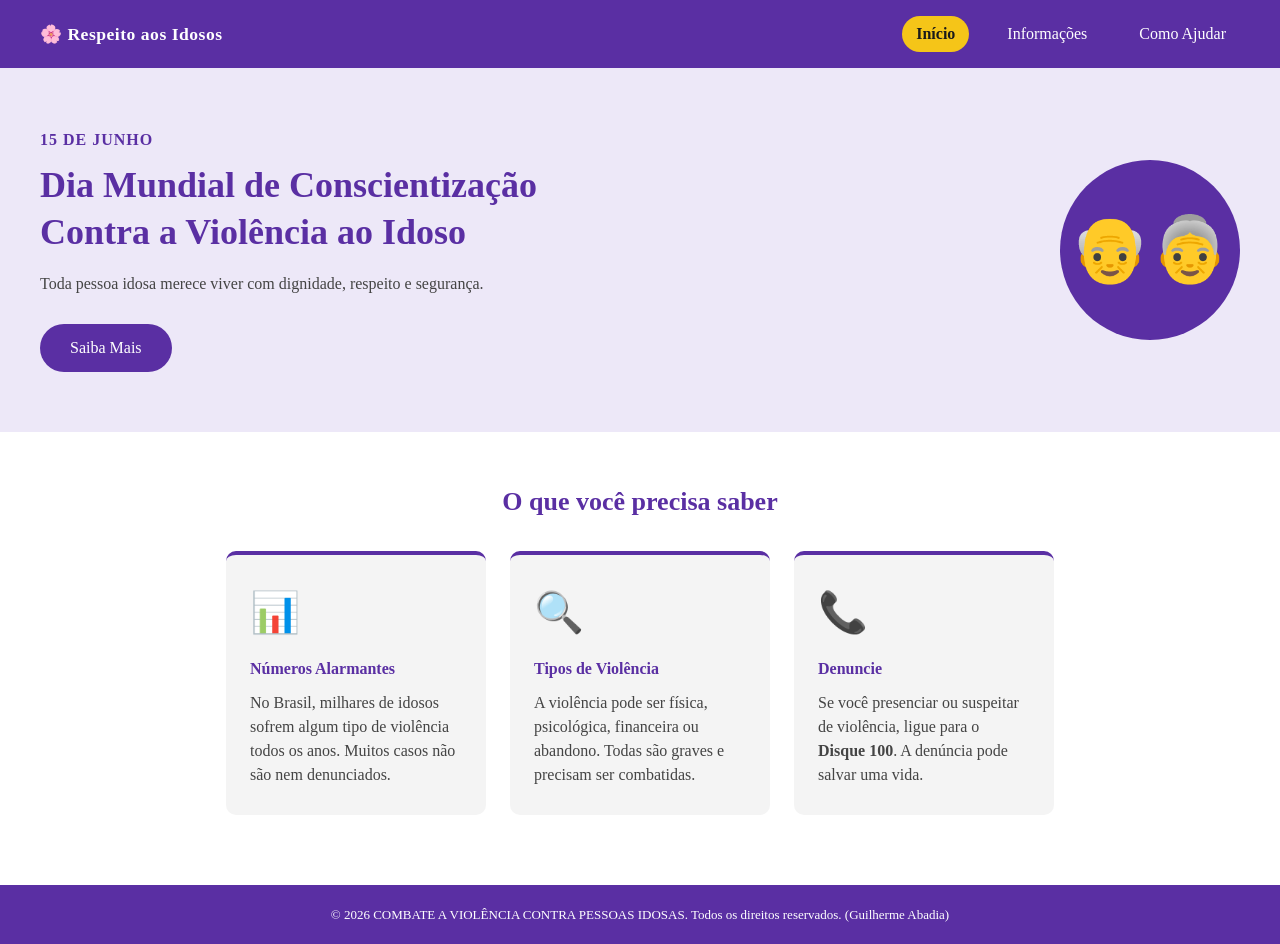
<file: index.html>
<!DOCTYPE html>
<html lang="pt-br">
<head>
  <meta charset="UTF-8" />
  <meta name="viewport" content="width=device-width, initial-scale=1.0" />
  <title>Dia Mundial - Violência Contra Idosos</title>
  <link rel="stylesheet" href="estilo.css" />
</head>
<body>

  <!-- CABEÇALHO / MENU -->
  <header>
    <div class="logo">🌸 Respeito aos Idosos</div>
    <nav>
      <a href="index.html" class="ativo">Início</a>
      <a href="informacoes.html">Informações</a>
      <a href="ajuda.html">Como Ajudar</a>
    </nav>
  </header>

  <!-- BANNER PRINCIPAL -->
  <section class="banner">
    <div class="banner-conteudo">
      <p class="data-destaque">15 de Junho</p>
      <h1>Dia Mundial de Conscientização Contra a Violência ao Idoso</h1>
      <p class="subtitulo">Toda pessoa idosa merece viver com dignidade, respeito e segurança.</p>
      <a href="informacoes.html" class="botao">Saiba Mais</a>
    </div>
    <div class="banner-imagem">
      <div class="circulo-decorativo">👴👵</div>
    </div>
  </section>

  <!-- SEÇÃO DE CARDS RÁPIDOS -->
  <section class="cards-secao">
    <h2>O que você precisa saber</h2>
    <div class="cards">

      <div class="card">
        <div class="card-icone">📊</div>
        <h3>Números Alarmantes</h3>
        <p>No Brasil, milhares de idosos sofrem algum tipo de violência todos os anos. Muitos casos não são nem denunciados.</p>
      </div>

      <div class="card">
        <div class="card-icone">🔍</div>
        <h3>Tipos de Violência</h3>
        <p>A violência pode ser física, psicológica, financeira ou abandono. Todas são graves e precisam ser combatidas.</p>
      </div>

      <div class="card">
        <div class="card-icone">📞</div>
        <h3>Denuncie</h3>
        <p>Se você presenciar ou suspeitar de violência, ligue para o <strong>Disque 100</strong>. A denúncia pode salvar uma vida.</p>
      </div>

    </div>
  </section>

  <!-- RODAPÉ -->
<footer>
  <p>&copy; 2026 COMBATE A VIOLÊNCIA CONTRA PESSOAS IDOSAS. Todos os direitos reservados.  (Guilherme Abadia) </p>
</footer>
</body>
</html>
</file>
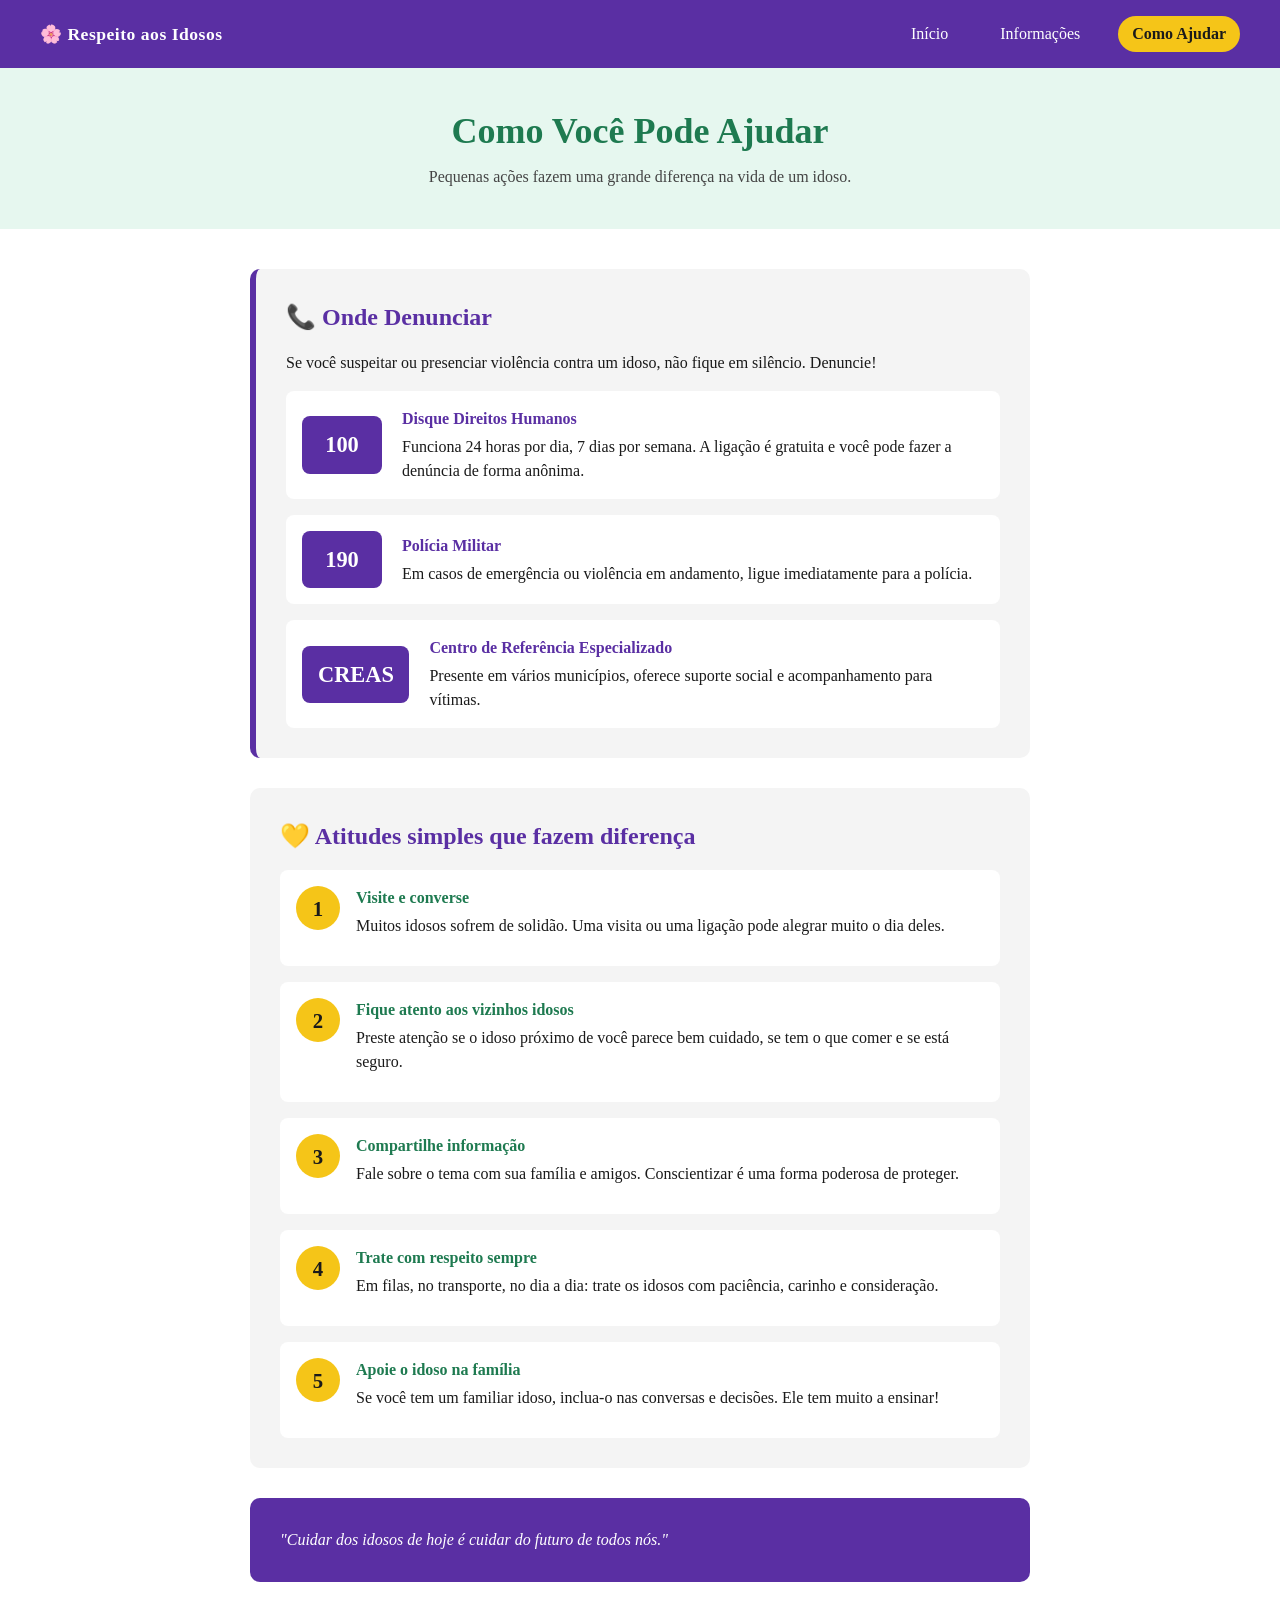
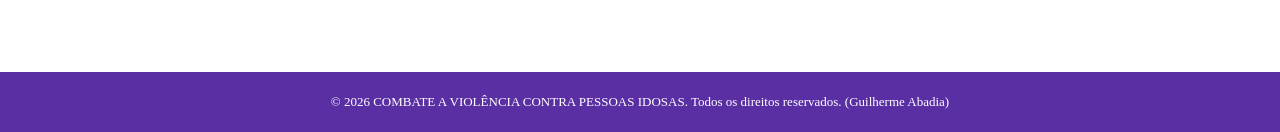
<file: ajuda.html>
<!DOCTYPE html>
<html lang="pt-br">
<head>
  <meta charset="UTF-8" />
  <meta name="viewport" content="width=device-width, initial-scale=1.0" />
  <title>Como Ajudar - Violência Contra Idosos</title>
  <link rel="stylesheet" href="estilo.css" />
</head>
<body>

  <!-- CABEÇALHO / MENU -->
  <header>
    <div class="logo">🌸 Respeito aos Idosos</div>
    <nav>
      <a href="index.html">Início</a>
      <a href="informacoes.html">Informações</a>
      <a href="ajuda.html" class="ativo">Como Ajudar</a>
    </nav>
  </header>

  <!-- TÍTULO DA PÁGINA -->
  <section class="titulo-pagina titulo-verde">
    <h1>Como Você Pode Ajudar</h1>
    <p>Pequenas ações fazem uma grande diferença na vida de um idoso.</p>
  </section>

  <!-- CONTEÚDO PRINCIPAL -->
  <section class="conteudo">

    <!-- DENÚNCIA -->
    <div class="bloco destaque-roxo">
      <h2>📞 Onde Denunciar</h2>
      <p>Se você suspeitar ou presenciar violência contra um idoso, não fique em silêncio. Denuncie!</p>

      <div class="contatos">
        <div class="contato-card">
          <div class="contato-numero">100</div>
          <div class="contato-info">
            <strong>Disque Direitos Humanos</strong>
            <p>Funciona 24 horas por dia, 7 dias por semana. A ligação é gratuita e você pode fazer a denúncia de forma anônima.</p>
          </div>
        </div>

        <div class="contato-card">
          <div class="contato-numero">190</div>
          <div class="contato-info">
            <strong>Polícia Militar</strong>
            <p>Em casos de emergência ou violência em andamento, ligue imediatamente para a polícia.</p>
          </div>
        </div>

        <div class="contato-card">
          <div class="contato-numero">CREAS</div>
          <div class="contato-info">
            <strong>Centro de Referência Especializado</strong>
            <p>Presente em vários municípios, oferece suporte social e acompanhamento para vítimas.</p>
          </div>
        </div>
      </div>
    </div>

    <!-- ATITUDES DO DIA A DIA -->
    <div class="bloco">
      <h2>💛 Atitudes simples que fazem diferença</h2>
      <div class="acoes">

        <div class="acao">
          <span class="acao-num">1</span>
          <div>
            <h3>Visite e converse</h3>
            <p>Muitos idosos sofrem de solidão. Uma visita ou uma ligação pode alegrar muito o dia deles.</p>
          </div>
        </div>

        <div class="acao">
          <span class="acao-num">2</span>
          <div>
            <h3>Fique atento aos vizinhos idosos</h3>
            <p>Preste atenção se o idoso próximo de você parece bem cuidado, se tem o que comer e se está seguro.</p>
          </div>
        </div>

        <div class="acao">
          <span class="acao-num">3</span>
          <div>
            <h3>Compartilhe informação</h3>
            <p>Fale sobre o tema com sua família e amigos. Conscientizar é uma forma poderosa de proteger.</p>
          </div>
        </div>

        <div class="acao">
          <span class="acao-num">4</span>
          <div>
            <h3>Trate com respeito sempre</h3>
            <p>Em filas, no transporte, no dia a dia: trate os idosos com paciência, carinho e consideração.</p>
          </div>
        </div>

        <div class="acao">
          <span class="acao-num">5</span>
          <div>
            <h3>Apoie o idoso na família</h3>
            <p>Se você tem um familiar idoso, inclua-o nas conversas e decisões. Ele tem muito a ensinar!</p>
          </div>
        </div>

      </div>
    </div>

    <!-- FRASE FINAL -->
    <div class="bloco frase-final">
      <p>"Cuidar dos idosos de hoje é cuidar do futuro de todos nós."</p>
    </div>

  </section>

  <!-- RODAPÉ -->
  <footer>
    <p>&copy; 2026 COMBATE A VIOLÊNCIA CONTRA PESSOAS IDOSAS. Todos os direitos reservados.  (Guilherme Abadia)</p>
  </footer>

</body>
</html>
</file>
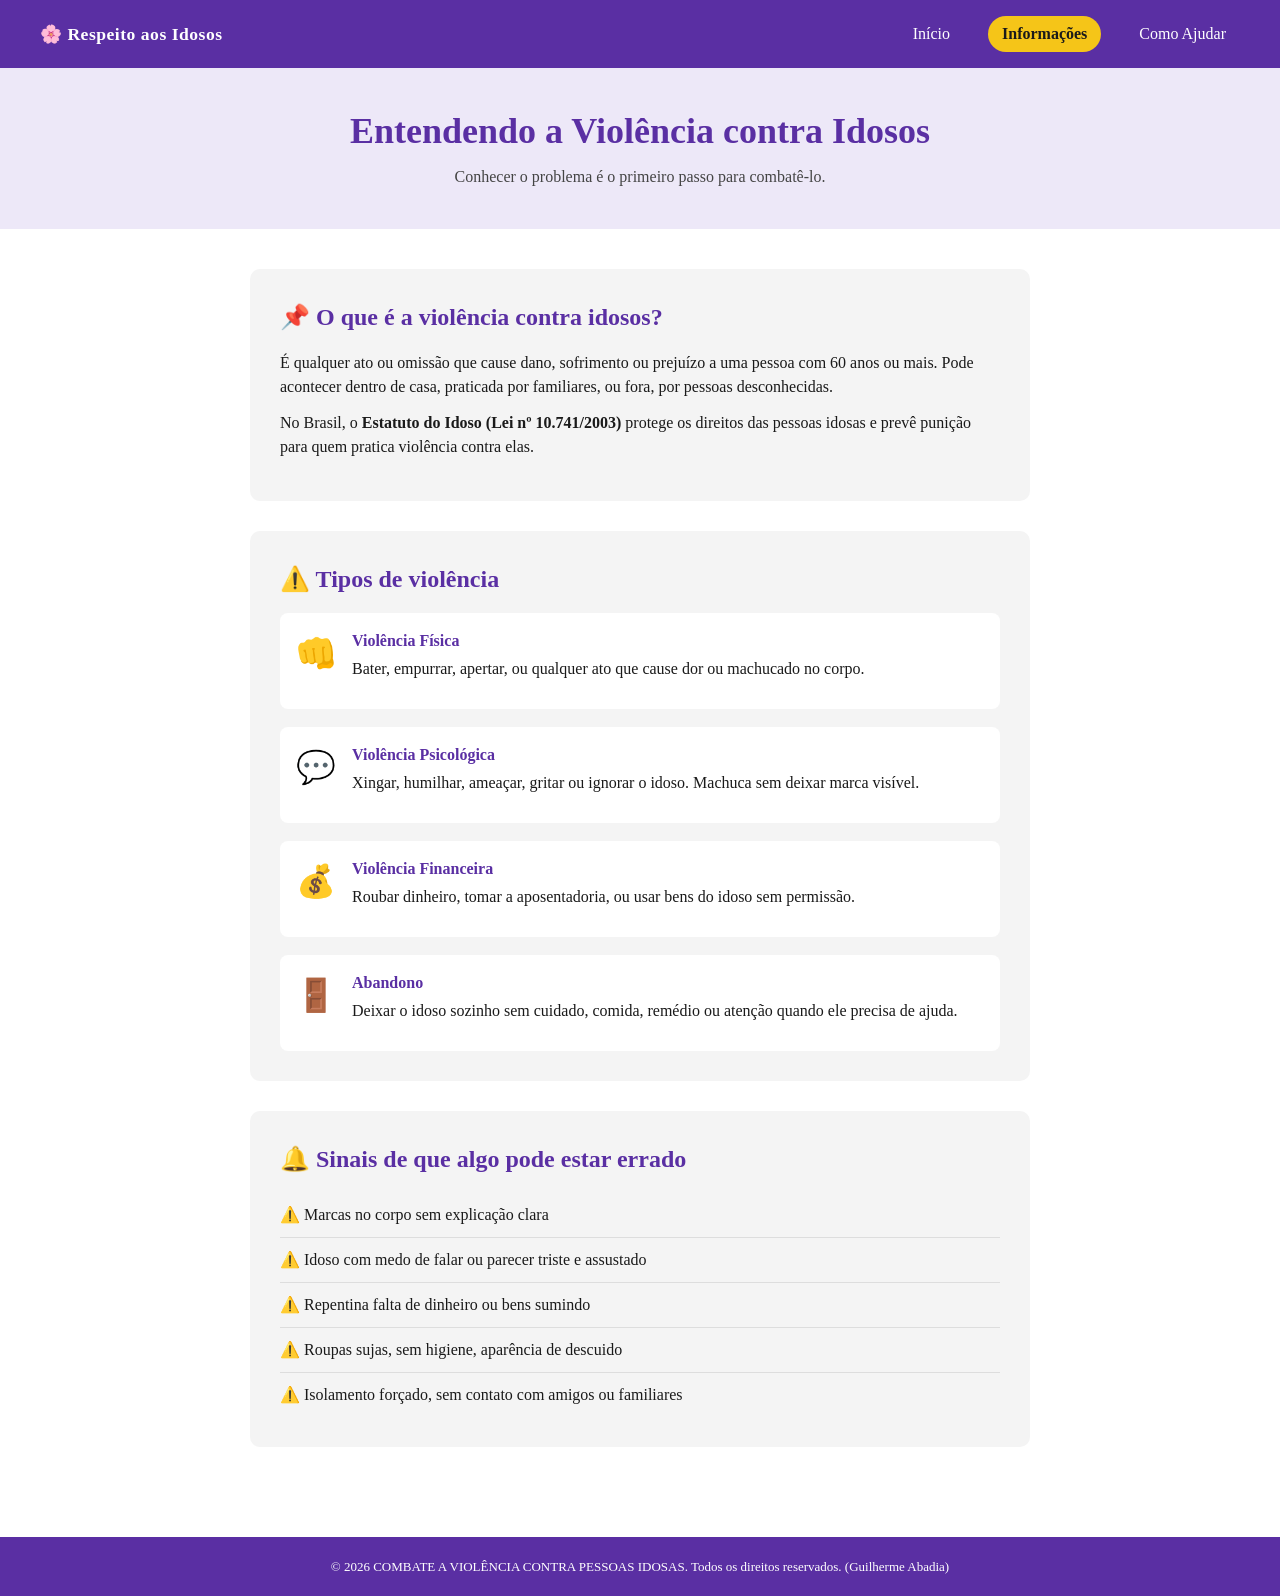
<file: informacoes.html>
<!DOCTYPE html>
<html lang="pt-br">
<head>
  <meta charset="UTF-8" />
  <meta name="viewport" content="width=device-width, initial-scale=1.0" />
  <title>Informações - Violência Contra Idosos</title>
  <link rel="stylesheet" href="estilo.css" />
</head>
<body>

  <!-- CABEÇALHO / MENU -->
  <header>
    <div class="logo">🌸 Respeito aos Idosos</div>
    <nav>
      <a href="index.html">Início</a>
      <a href="informacoes.html" class="ativo">Informações</a>
      <a href="ajuda.html">Como Ajudar</a>
    </nav>
  </header>

  <!-- TÍTULO DA PÁGINA -->
  <section class="titulo-pagina">
    <h1>Entendendo a Violência contra Idosos</h1>
    <p>Conhecer o problema é o primeiro passo para combatê-lo.</p>
  </section>

  <!-- CONTEÚDO PRINCIPAL -->
  <section class="conteudo">

    <!-- O QUE É -->
    <div class="bloco">
      <h2>📌 O que é a violência contra idosos?</h2>
      <p>
        É qualquer ato ou omissão que cause dano, sofrimento ou prejuízo a uma pessoa com 60 anos ou mais.
        Pode acontecer dentro de casa, praticada por familiares, ou fora, por pessoas desconhecidas.
      </p>
      <p>
        No Brasil, o <strong>Estatuto do Idoso (Lei nº 10.741/2003)</strong> protege os direitos das pessoas
        idosas e prevê punição para quem pratica violência contra elas.
      </p>
    </div>

    <!-- TIPOS DE VIOLÊNCIA -->
    <div class="bloco">
      <h2>⚠️ Tipos de violência</h2>
      <div class="lista-tipos">

        <div class="tipo">
          <span class="tipo-icone">👊</span>
          <div>
            <h3>Violência Física</h3>
            <p>Bater, empurrar, apertar, ou qualquer ato que cause dor ou machucado no corpo.</p>
          </div>
        </div>

        <div class="tipo">
          <span class="tipo-icone">💬</span>
          <div>
            <h3>Violência Psicológica</h3>
            <p>Xingar, humilhar, ameaçar, gritar ou ignorar o idoso. Machuca sem deixar marca visível.</p>
          </div>
        </div>

        <div class="tipo">
          <span class="tipo-icone">💰</span>
          <div>
            <h3>Violência Financeira</h3>
            <p>Roubar dinheiro, tomar a aposentadoria, ou usar bens do idoso sem permissão.</p>
          </div>
        </div>

        <div class="tipo">
          <span class="tipo-icone">🚪</span>
          <div>
            <h3>Abandono</h3>
            <p>Deixar o idoso sozinho sem cuidado, comida, remédio ou atenção quando ele precisa de ajuda.</p>
          </div>
        </div>

      </div>
    </div>

    <!-- SINAIS DE ALERTA -->
    <div class="bloco">
      <h2>🔔 Sinais de que algo pode estar errado</h2>
      <ul class="lista-sinais">
        <li>Marcas no corpo sem explicação clara</li>
        <li>Idoso com medo de falar ou parecer triste e assustado</li>
        <li>Repentina falta de dinheiro ou bens sumindo</li>
        <li>Roupas sujas, sem higiene, aparência de descuido</li>
        <li>Isolamento forçado, sem contato com amigos ou familiares</li>
      </ul>
    </div>

  </section>

  <!-- RODAPÉ -->
  <footer>
    <p>&copy; 2026 COMBATE A VIOLÊNCIA CONTRA PESSOAS IDOSAS. Todos os direitos reservados.  (Guilherme Abadia) </p>
  </footer>

</body>
</html>
</file>
<file: estilo.css>
/* ================================
   RESET BÁSICO
   ================================ */
* {
  margin: 0;
  padding: 0;
  box-sizing: border-box;
}

/* ================================
   VARIÁVEIS DE COR
   ================================ */
:root {
  --roxo:       #5a2fa3;   /* contraste alto no branco */
  --roxo-claro: #ede8f8;
  --amarelo:    #c98a00;   /* evitado em texto pequeno; usado só em fundo */
  --amarelo-bg: #f5c518;
  --verde:      #1e7a50;
  --verde-claro:#e6f7ef;
  --cinza:      #f4f4f4;
  --texto:      #1a1a1a;   /* tom escuro mas não preto puro — regra WCAG */
  --texto-sec:  #444444;   /* texto secundário */
  --branco:     #ffffff;
}

/* ================================
   CORPO DA PÁGINA
   A. Escala: body = 16px (mínimo acessibilidade)
   B. Cor: #1A1A1A (não preto puro)
   C. Line-height: 1.5 (entre 1.4 e 1.6)
   C. Alinhamento: esquerda obrigatório em parágrafos
   ================================ */
body {
  font-family: Georgia, serif;
  font-size: 16px;          /* A. Body mínimo */
  color: var(--texto);      /* B. Não preto puro */
  background-color: var(--branco);
  line-height: 1.5;         /* C. Entre 1.4 e 1.6 */
  text-align: left;         /* C. Alinhamento esquerda */
}

/* ================================
   CABEÇALHO E MENU
   ================================ */
header {
  background-color: var(--roxo);
  color: var(--branco);
  padding: 16px 40px;
  display: flex;
  align-items: center;
  justify-content: space-between;
  flex-wrap: wrap;
  gap: 12px;
}

.logo {
  font-size: 1.1rem;        /* ~18px — dentro da escala */
  font-weight: bold;
  letter-spacing: 0.5px;
  text-align: left;
}

nav {
  display: flex;
  gap: 24px;
}

nav a {
  color: var(--branco);
  text-decoration: none;
  font-size: 1rem;          /* 16px */
  padding: 6px 14px;
  border-radius: 20px;
  transition: background-color 0.3s;
}

nav a:hover {
  background-color: rgba(255, 255, 255, 0.2);
}

nav a.ativo {
  background-color: var(--amarelo-bg);
  color: var(--texto);
  font-weight: bold;
}

/* ================================
   BANNER — PÁGINA INICIAL
   ================================ */
.banner {
  background-color: var(--roxo-claro);
  padding: 60px 40px;
  display: flex;
  align-items: center;
  justify-content: space-between;
  flex-wrap: wrap;
  gap: 30px;
}

.banner-conteudo {
  max-width: 560px;
  text-align: left;         /* C. Esquerda em bloco de texto */
}

.data-destaque {
  font-size: 1rem;          /* 16px */
  color: var(--roxo);
  font-weight: bold;
  text-transform: uppercase;
  letter-spacing: 1px;
  margin-bottom: 10px;
  text-align: left;
}

/* A. H1: entre 32px e 40px */
.banner h1 {
  font-size: 2.25rem;       /* 36px — dentro de 32-40px */
  color: var(--roxo);
  margin-bottom: 16px;
  line-height: 1.3;
  text-align: left;         /* C. Título curto pode ser esquerda */
}

.subtitulo {
  font-size: 1rem;          /* 16px */
  color: var(--texto-sec);
  margin-bottom: 28px;
  text-align: left;
  line-height: 1.5;
}

.botao {
  display: inline-block;
  background-color: var(--roxo);
  color: var(--branco);
  padding: 12px 30px;
  border-radius: 25px;
  text-decoration: none;
  font-size: 1rem;          /* 16px */
  transition: background-color 0.3s;
  /* C. Botão curto — texto centralizado é ok */
  text-align: center;
}

.botao:hover {
  background-color: #451f85;
}

.banner-imagem {
  display: flex;
  justify-content: center;
}

.circulo-decorativo {
  width: 180px;
  height: 180px;
  background-color: var(--roxo);
  border-radius: 50%;
  display: flex;
  align-items: center;
  justify-content: center;
  font-size: 4rem;
}

/* ================================
   SEÇÃO DE CARDS
   ================================ */
.cards-secao {
  padding: 50px 40px;
  text-align: left;
}

/* A. H2: entre 24px e 28px */
.cards-secao h2 {
  font-size: 1.625rem;      /* 26px — dentro de 24-28px */
  color: var(--roxo);
  margin-bottom: 30px;
  text-align: center;       /* C. Título curto — centralizado ok */
}

.cards {
  display: flex;
  gap: 24px;
  justify-content: center;
  flex-wrap: wrap;
}

.card {
  background-color: var(--cinza);
  border-top: 4px solid var(--roxo);
  border-radius: 10px;
  padding: 28px 24px;
  width: 260px;
  text-align: left;         /* C. Conteúdo alinhado à esquerda */
}

.card-icone {
  font-size: 2.5rem;
  margin-bottom: 14px;
}

.card h3 {
  font-size: 1rem;          /* 16px */
  color: var(--roxo);
  margin-bottom: 10px;
  font-weight: bold;
}

.card p {
  font-size: 1rem;          /* 16px */
  color: var(--texto-sec);
  line-height: 1.5;
}

/* ================================
   TÍTULO DAS PÁGINAS INTERNAS
   ================================ */
.titulo-pagina {
  background-color: var(--roxo-claro);
  padding: 40px;
  text-align: left;
}

/* A. H1: entre 32px e 40px */
.titulo-pagina h1 {
  font-size: 2.25rem;       /* 36px */
  color: var(--roxo);
  margin-bottom: 10px;
  line-height: 1.3;
  text-align: center;       /* C. Título curto — centralizado ok */
}

.titulo-pagina p {
  font-size: 1rem;          /* 16px */
  color: var(--texto-sec);
  text-align: center;       /* legenda curta do título */
  line-height: 1.5;
}

.titulo-verde {
  background-color: var(--verde-claro);
}

.titulo-verde h1 {
  color: var(--verde);
}

/* ================================
   CONTEÚDO / BLOCOS
   ================================ */
.conteudo {
  padding: 40px;
  max-width: 860px;
  margin: 0 auto;
}

.bloco {
  background-color: var(--cinza);
  border-radius: 10px;
  padding: 30px;
  margin-bottom: 30px;
  text-align: left;         /* C. Sempre esquerda em blocos de texto */
}

/* A. H2: entre 24px e 28px */
.bloco h2 {
  font-size: 1.5rem;        /* 24px */
  color: var(--roxo);
  margin-bottom: 16px;
  text-align: left;
}

.bloco p {
  margin-bottom: 12px;
  font-size: 1rem;          /* 16px */
  line-height: 1.5;
  text-align: left;         /* C. Parágrafo SEMPRE à esquerda */
}

/* ================================
   LISTA DE TIPOS (página informações)
   ================================ */
.lista-tipos {
  display: flex;
  flex-direction: column;
  gap: 18px;
}

.tipo {
  display: flex;
  align-items: flex-start;
  gap: 16px;
  background-color: var(--branco);
  border-radius: 8px;
  padding: 16px;
  text-align: left;
}

.tipo-icone {
  font-size: 2rem;
  flex-shrink: 0;
}

.tipo h3 {
  font-size: 1rem;          /* 16px */
  color: var(--roxo);
  margin-bottom: 4px;
  font-weight: bold;
}

.tipo p {
  font-size: 1rem;
  line-height: 1.5;
  text-align: left;
}

/* LISTA DE SINAIS */
.lista-sinais {
  list-style: none;
  padding: 0;
}

.lista-sinais li {
  padding: 10px 0;
  border-bottom: 1px solid #ddd;
  font-size: 1rem;          /* 16px */
  line-height: 1.5;
  text-align: left;
}

.lista-sinais li::before {
  content: "⚠️ ";
}

.lista-sinais li:last-child {
  border-bottom: none;
}

/* ================================
   CONTATOS (página ajuda)
   ================================ */
.destaque-roxo {
  border-left: 6px solid var(--roxo);
}

.contatos {
  display: flex;
  flex-direction: column;
  gap: 16px;
  margin-top: 16px;
}

.contato-card {
  display: flex;
  align-items: center;
  gap: 20px;
  background-color: var(--branco);
  border-radius: 8px;
  padding: 16px;
  text-align: left;
}

.contato-numero {
  background-color: var(--roxo);
  color: var(--branco);
  font-size: 1.4rem;
  font-weight: bold;
  border-radius: 8px;
  padding: 12px 16px;
  text-align: center;       /* C. Número curto — centralizado ok */
  min-width: 80px;
}

.contato-info strong {
  display: block;
  color: var(--roxo);
  margin-bottom: 4px;
  font-size: 1rem;
}

.contato-info p {
  font-size: 1rem;          /* 16px mínimo */
  margin: 0;
  line-height: 1.5;
  text-align: left;
}

/* ================================
   AÇÕES (página ajuda)
   ================================ */
.acoes {
  display: flex;
  flex-direction: column;
  gap: 16px;
}

.acao {
  display: flex;
  align-items: flex-start;
  gap: 16px;
  background-color: var(--branco);
  border-radius: 8px;
  padding: 16px;
  text-align: left;
}

.acao-num {
  background-color: var(--amarelo-bg);
  color: var(--texto);
  font-size: 1.3rem;
  font-weight: bold;
  border-radius: 50%;
  width: 44px;
  height: 44px;
  display: flex;
  align-items: center;
  justify-content: center;  /* C. Número curto — centralizado ok */
  flex-shrink: 0;
}

.acao h3 {
  font-size: 1rem;          /* 16px */
  color: var(--verde);
  margin-bottom: 4px;
  font-weight: bold;
}

.acao p {
  font-size: 1rem;
  line-height: 1.5;
  text-align: left;
}

/* FRASE FINAL */
.frase-final {
  background-color: var(--roxo);
  text-align: center;       /* C. Frase curta decorativa — centralizada ok */
}

.frase-final p {
  color: var(--branco);
  font-size: 1rem;          /* 16px */
  font-style: italic;
  margin: 0;
  line-height: 1.5;
}

/* ================================
   RODAPÉ
   A. Footer: 12px - 14px
   ================================ */
footer {
  background-color: var(--roxo);
  color: var(--branco);
  text-align: center;
  padding: 20px;
  font-size: 0.8125rem;     /* 13px — dentro de 12-14px */
  margin-top: 20px;
  line-height: 1.5;
}
</file>
